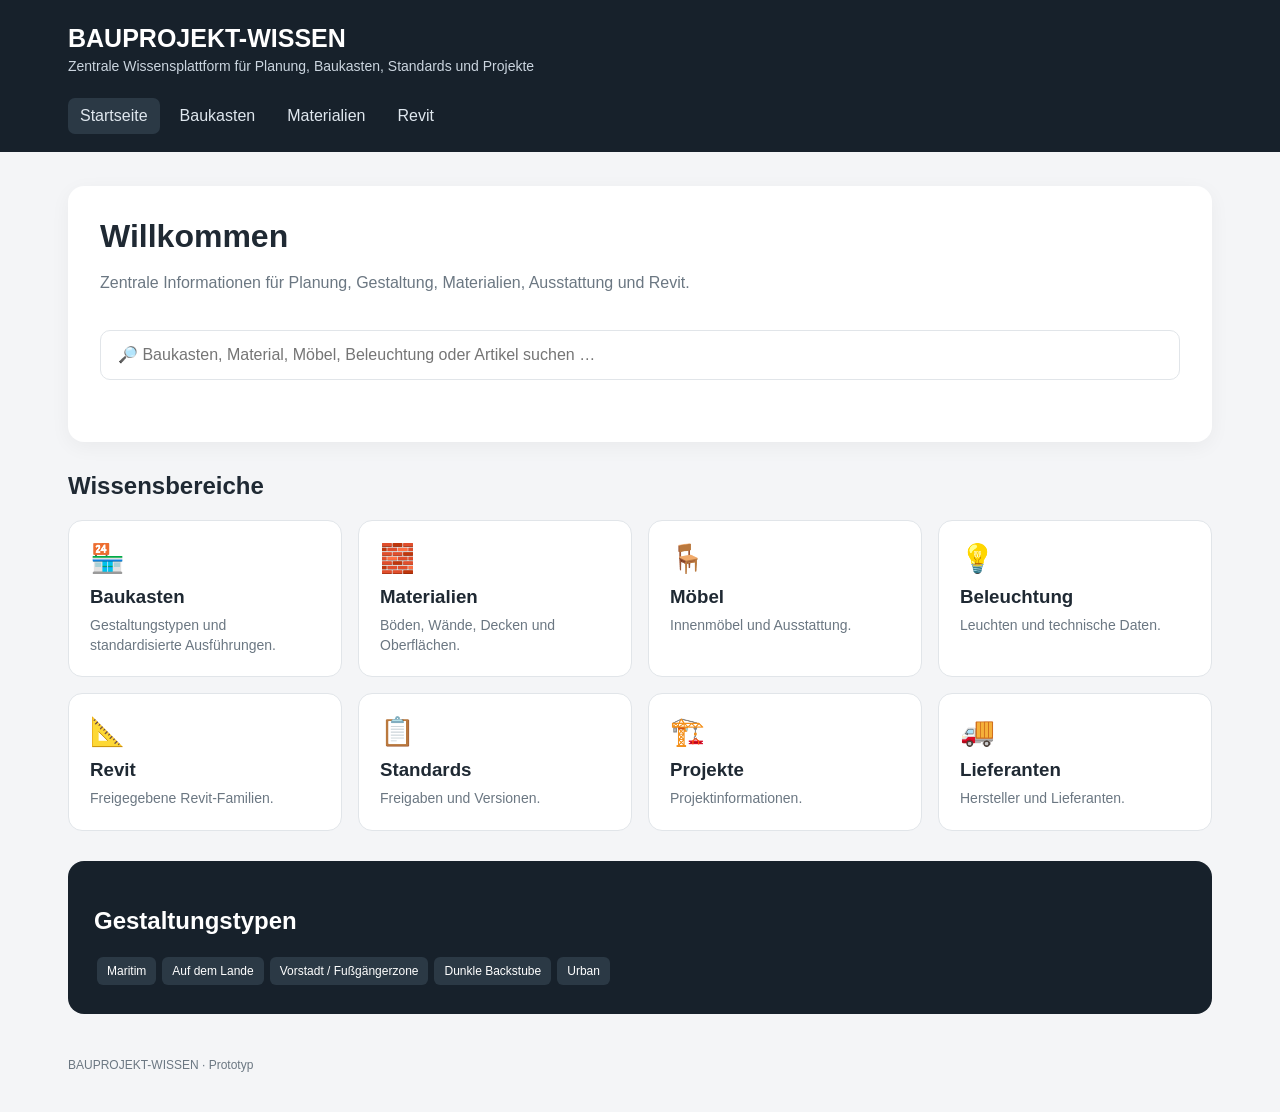
<file: index.html>
<!doctype html><html lang="de"><head><meta charset="utf-8"><meta name="viewport" content="width=device-width,initial-scale=1"><title>Startseite – BAUPROJEKT-WISSEN</title><link rel="stylesheet" href="styles.css"></head><body><header><div class="header"><div class="brand">BAUPROJEKT-WISSEN</div><div class="tag">Zentrale Wissensplattform für Planung, Baukasten, Standards und Projekte</div></div><nav><a class="active" href="index.html">Startseite</a><a class="" href="baukasten.html">Baukasten</a><a class="" href="materialien.html">Materialien</a><a class="" href="revit.html">Revit</a></nav></header><main><section class="hero"><h1>Willkommen</h1><p class="muted">Zentrale Informationen für Planung, Gestaltung, Materialien, Ausstattung und Revit.</p><input class="search" id="search" placeholder="🔎 Baukasten, Material, Möbel, Beleuchtung oder Artikel suchen …" oninput="searchSite()"><div id="results" class="section"></div></section><section class="section"><h2>Wissensbereiche</h2><div class="grid"><a class="card" href="baukasten.html"><div class="icon">🏪</div><h3>Baukasten</h3><p>Gestaltungstypen und standardisierte Ausführungen.</p></a><a class="card" href="materialien.html"><div class="icon">🧱</div><h3>Materialien</h3><p>Böden, Wände, Decken und Oberflächen.</p></a><div class="card"><div class="icon">🪑</div><h3>Möbel</h3><p>Innenmöbel und Ausstattung.</p></div><div class="card"><div class="icon">💡</div><h3>Beleuchtung</h3><p>Leuchten und technische Daten.</p></div><a class="card" href="revit.html"><div class="icon">📐</div><h3>Revit</h3><p>Freigegebene Revit-Familien.</p></a><div class="card"><div class="icon">📋</div><h3>Standards</h3><p>Freigaben und Versionen.</p></div><div class="card"><div class="icon">🏗️</div><h3>Projekte</h3><p>Projektinformationen.</p></div><div class="card"><div class="icon">🚚</div><h3>Lieferanten</h3><p>Hersteller und Lieferanten.</p></div></div></section><section class="panel"><h2>Gestaltungstypen</h2><span class="badge">Maritim</span><span class="badge">Auf dem Lande</span><span class="badge">Vorstadt / Fußgängerzone</span><span class="badge">Dunkle Backstube</span><span class="badge">Urban</span></section><script>const e=["Maritim","Auf dem Lande","Vorstadt Fußgängerzone","Dunkle Backstube","Urban","Böden","Wände","Decken","Fliesen","Möbel","Beleuchtung","Revit","Standards","Projekte","Lieferanten"];function searchSite(){let q=document.getElementById("search").value.toLowerCase().trim(),r=document.getElementById("results");if(!q){r.innerHTML="";return}let m=e.filter(x=>x.toLowerCase().includes(q));r.innerHTML=m.length?"<strong>Treffer:</strong><br>"+m.map(x=>"• "+x).join("<br>"):"Keine Treffer."}</script></main><footer>BAUPROJEKT-WISSEN · Prototyp</footer></body></html>
</file>
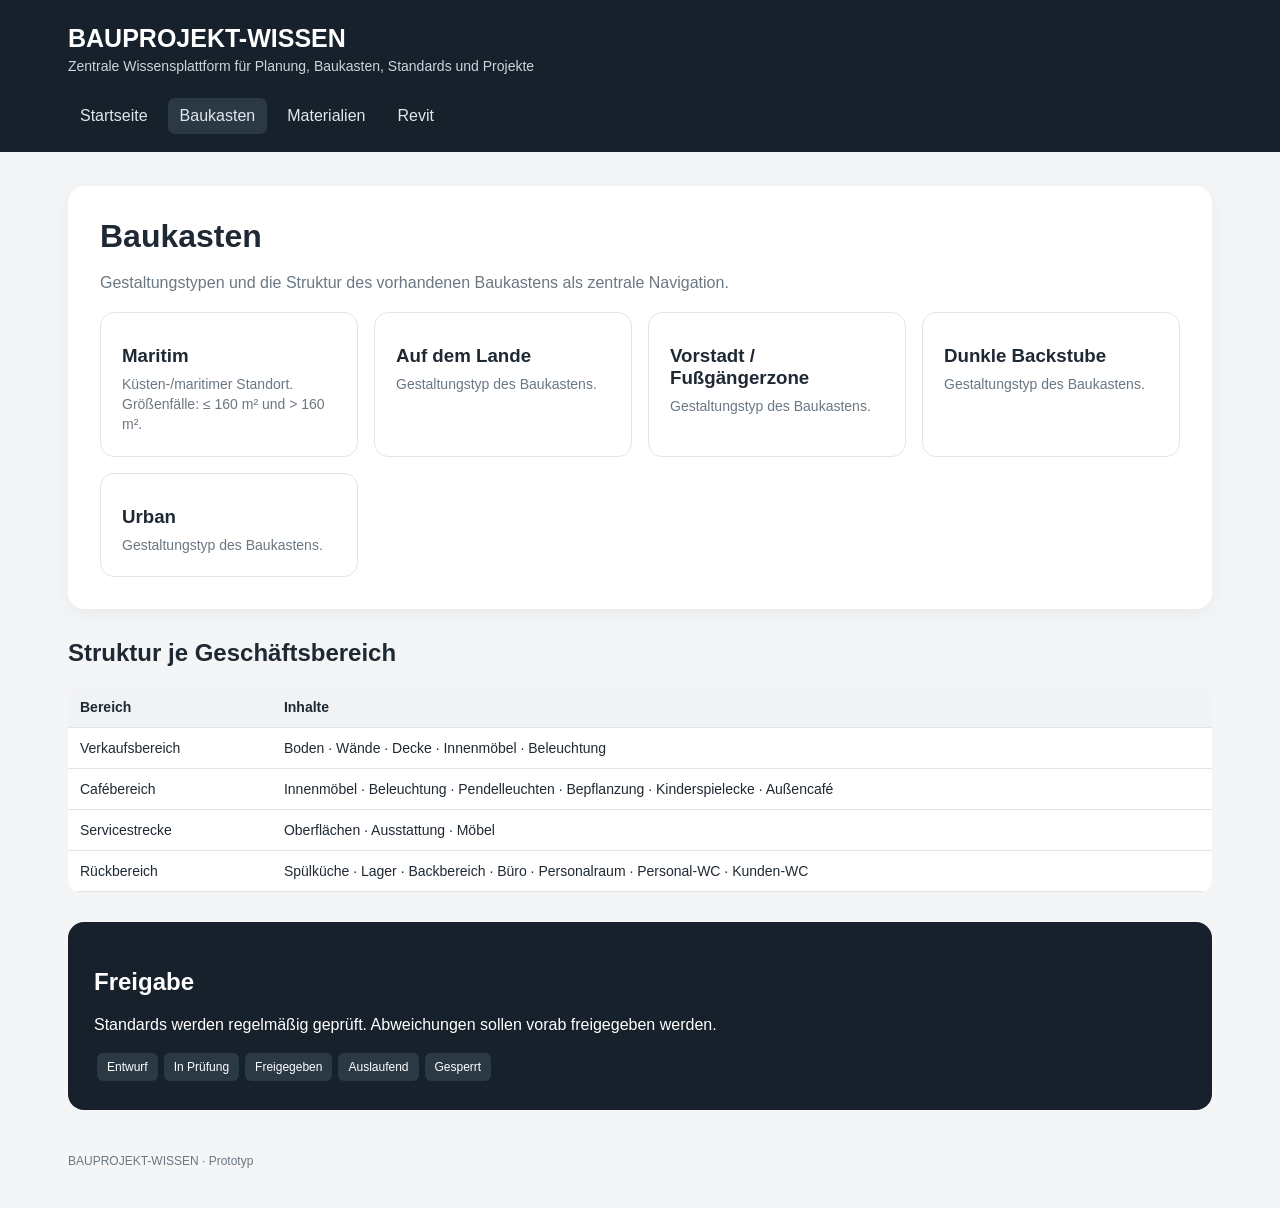
<file: baukasten.html>
<!doctype html><html lang="de"><head><meta charset="utf-8"><meta name="viewport" content="width=device-width,initial-scale=1"><title>Baukasten – BAUPROJEKT-WISSEN</title><link rel="stylesheet" href="styles.css"></head><body><header><div class="header"><div class="brand">BAUPROJEKT-WISSEN</div><div class="tag">Zentrale Wissensplattform für Planung, Baukasten, Standards und Projekte</div></div><nav><a class="" href="index.html">Startseite</a><a class="active" href="baukasten.html">Baukasten</a><a class="" href="materialien.html">Materialien</a><a class="" href="revit.html">Revit</a></nav></header><main><section class="hero"><h1>Baukasten</h1><p class="muted">Gestaltungstypen und die Struktur des vorhandenen Baukastens als zentrale Navigation.</p><div class="grid"><div class="card"><h3>Maritim</h3><p>Küsten-/maritimer Standort. Größenfälle: ≤ 160 m² und &gt; 160 m².</p></div><div class="card"><h3>Auf dem Lande</h3><p>Gestaltungstyp des Baukastens.</p></div><div class="card"><h3>Vorstadt / Fußgängerzone</h3><p>Gestaltungstyp des Baukastens.</p></div><div class="card"><h3>Dunkle Backstube</h3><p>Gestaltungstyp des Baukastens.</p></div><div class="card"><h3>Urban</h3><p>Gestaltungstyp des Baukastens.</p></div></div></section><section class="section"><h2>Struktur je Geschäftsbereich</h2><table><tr><th>Bereich</th><th>Inhalte</th></tr><tr><td>Verkaufsbereich</td><td>Boden · Wände · Decke · Innenmöbel · Beleuchtung</td></tr><tr><td>Cafébereich</td><td>Innenmöbel · Beleuchtung · Pendelleuchten · Bepflanzung · Kinderspielecke · Außencafé</td></tr><tr><td>Servicestrecke</td><td>Oberflächen · Ausstattung · Möbel</td></tr><tr><td>Rückbereich</td><td>Spülküche · Lager · Backbereich · Büro · Personalraum · Personal-WC · Kunden-WC</td></tr></table></section><section class="panel"><h2>Freigabe</h2><p>Standards werden regelmäßig geprüft. Abweichungen sollen vorab freigegeben werden.</p><span class="badge">Entwurf</span><span class="badge">In Prüfung</span><span class="badge">Freigegeben</span><span class="badge">Auslaufend</span><span class="badge">Gesperrt</span></section></main><footer>BAUPROJEKT-WISSEN · Prototyp</footer></body></html>
</file>
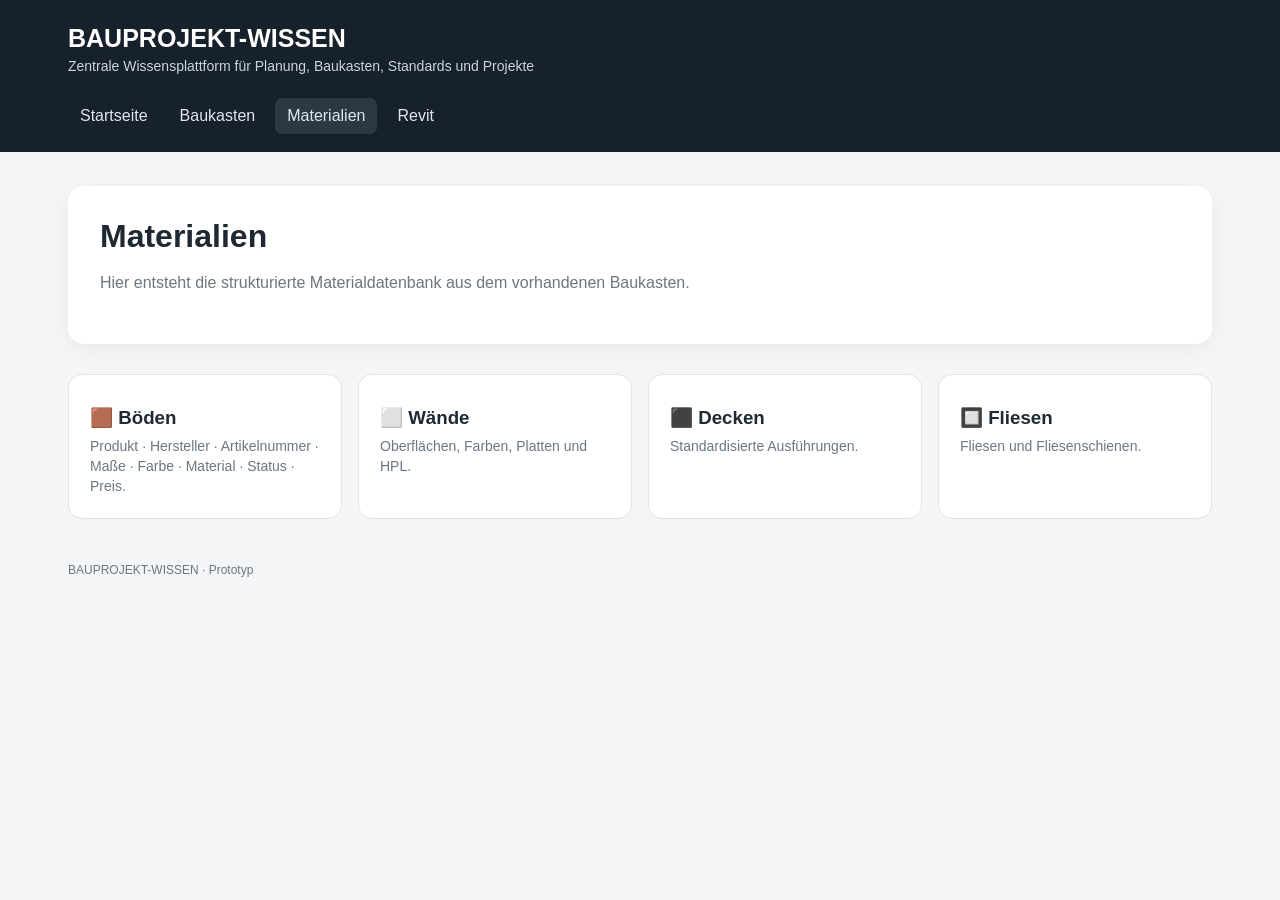
<file: materialien.html>
<!doctype html><html lang="de"><head><meta charset="utf-8"><meta name="viewport" content="width=device-width,initial-scale=1"><title>Materialien – BAUPROJEKT-WISSEN</title><link rel="stylesheet" href="styles.css"></head><body><header><div class="header"><div class="brand">BAUPROJEKT-WISSEN</div><div class="tag">Zentrale Wissensplattform für Planung, Baukasten, Standards und Projekte</div></div><nav><a class="" href="index.html">Startseite</a><a class="" href="baukasten.html">Baukasten</a><a class="active" href="materialien.html">Materialien</a><a class="" href="revit.html">Revit</a></nav></header><main><section class="hero"><h1>Materialien</h1><p class="muted">Hier entsteht die strukturierte Materialdatenbank aus dem vorhandenen Baukasten.</p></section><section class="section"><div class="grid"><div class="card"><h3>🟫 Böden</h3><p>Produkt · Hersteller · Artikelnummer · Maße · Farbe · Material · Status · Preis.</p></div><div class="card"><h3>⬜ Wände</h3><p>Oberflächen, Farben, Platten und HPL.</p></div><div class="card"><h3>⬛ Decken</h3><p>Standardisierte Ausführungen.</p></div><div class="card"><h3>🔲 Fliesen</h3><p>Fliesen und Fliesenschienen.</p></div></div></section></main><footer>BAUPROJEKT-WISSEN · Prototyp</footer></body></html>
</file>
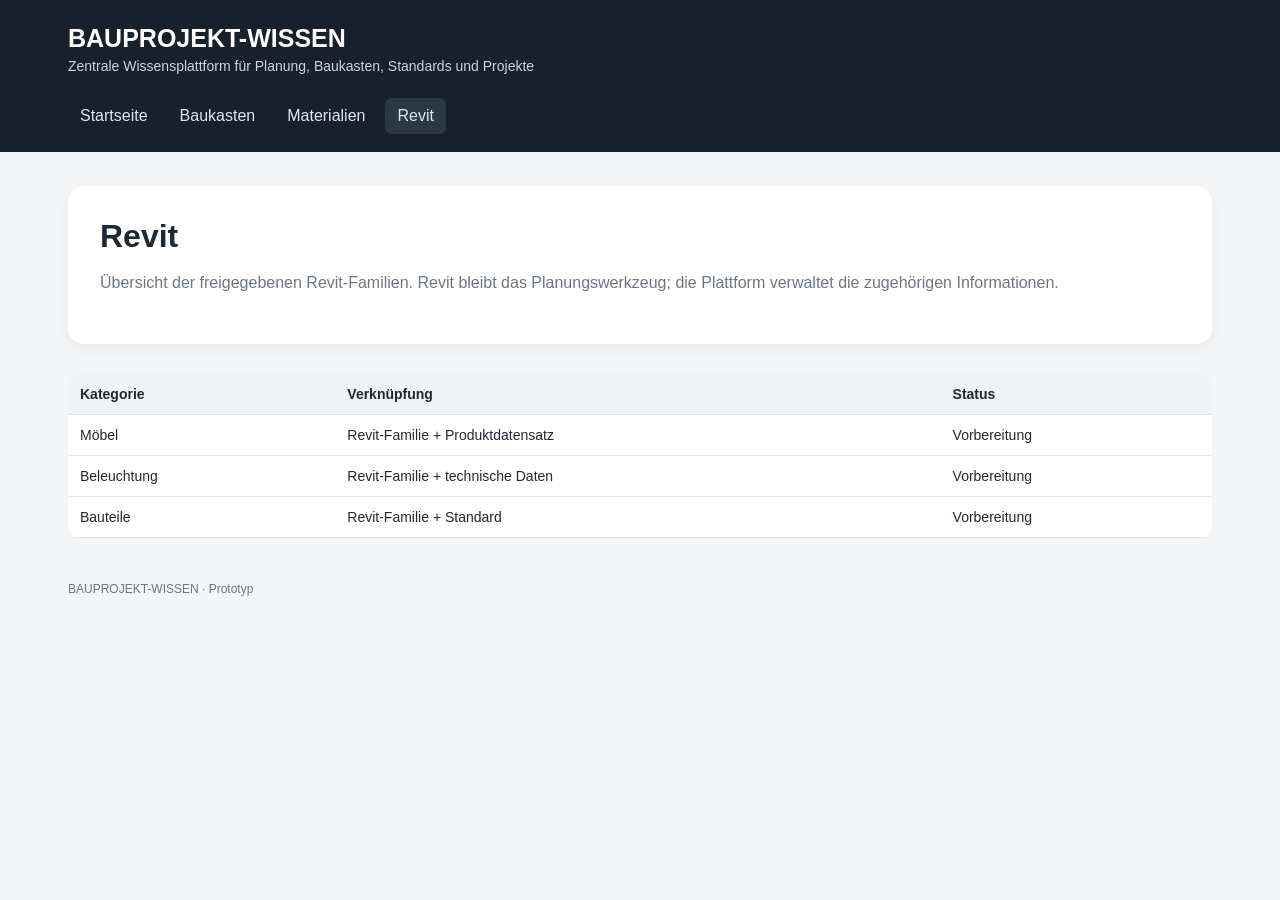
<file: revit.html>
<!doctype html><html lang="de"><head><meta charset="utf-8"><meta name="viewport" content="width=device-width,initial-scale=1"><title>Revit – BAUPROJEKT-WISSEN</title><link rel="stylesheet" href="styles.css"></head><body><header><div class="header"><div class="brand">BAUPROJEKT-WISSEN</div><div class="tag">Zentrale Wissensplattform für Planung, Baukasten, Standards und Projekte</div></div><nav><a class="" href="index.html">Startseite</a><a class="" href="baukasten.html">Baukasten</a><a class="" href="materialien.html">Materialien</a><a class="active" href="revit.html">Revit</a></nav></header><main><section class="hero"><h1>Revit</h1><p class="muted">Übersicht der freigegebenen Revit-Familien. Revit bleibt das Planungswerkzeug; die Plattform verwaltet die zugehörigen Informationen.</p></section><section class="section"><table><tr><th>Kategorie</th><th>Verknüpfung</th><th>Status</th></tr><tr><td>Möbel</td><td>Revit-Familie + Produktdatensatz</td><td>Vorbereitung</td></tr><tr><td>Beleuchtung</td><td>Revit-Familie + technische Daten</td><td>Vorbereitung</td></tr><tr><td>Bauteile</td><td>Revit-Familie + Standard</td><td>Vorbereitung</td></tr></table></section></main><footer>BAUPROJEKT-WISSEN · Prototyp</footer></body></html>
</file>
<file: styles.css>
*{box-sizing:border-box}body{margin:0;font-family:Arial,Helvetica,sans-serif;background:#f4f5f7;color:#1f2933}header{background:#17212b;color:#fff}.header{max-width:1200px;margin:auto;padding:24px 28px}.brand{font-size:25px;font-weight:700}.tag{color:#cbd5df;margin-top:5px;font-size:14px}nav{max-width:1200px;margin:auto;padding:0 28px 18px;display:flex;gap:8px;flex-wrap:wrap}nav a{color:#dfe7ee;text-decoration:none;padding:9px 12px;border-radius:7px}nav a:hover,nav a.active{background:#2b3945}main{max-width:1200px;margin:auto;padding:34px 28px}.hero,.card,table{background:#fff}.hero{padding:32px;border-radius:16px;box-shadow:0 5px 20px #0000000c}h1{margin:0 0 10px;font-size:32px}.muted{color:#6b7782;line-height:1.55}.search{width:100%;padding:15px 17px;border:1px solid #e1e5e9;border-radius:10px;font-size:16px;margin-top:18px}.section{margin-top:30px}.grid{display:grid;grid-template-columns:repeat(auto-fit,minmax(220px,1fr));gap:16px}.card{display:block;border:1px solid #e1e5e9;border-radius:14px;padding:21px;text-decoration:none;color:inherit}.card:hover{transform:translateY(-2px);box-shadow:0 7px 18px #00000010}.icon{font-size:28px}.card h3{margin:11px 0 7px}.card p{margin:0;color:#6b7782;font-size:14px;line-height:1.45}.panel{background:#17212b;color:#fff;border-radius:16px;padding:26px;margin-top:30px}.badge{display:inline-block;background:#2b3945;color:#fff;padding:7px 10px;border-radius:6px;font-size:12px;margin:3px}table{width:100%;border-collapse:collapse;border-radius:12px;overflow:hidden}th,td{text-align:left;padding:12px;border-bottom:1px solid #e1e5e9;font-size:14px}th{background:#f0f2f4}footer{max-width:1200px;margin:auto;padding:10px 28px 40px;color:#6b7782;font-size:12px}
</file>
